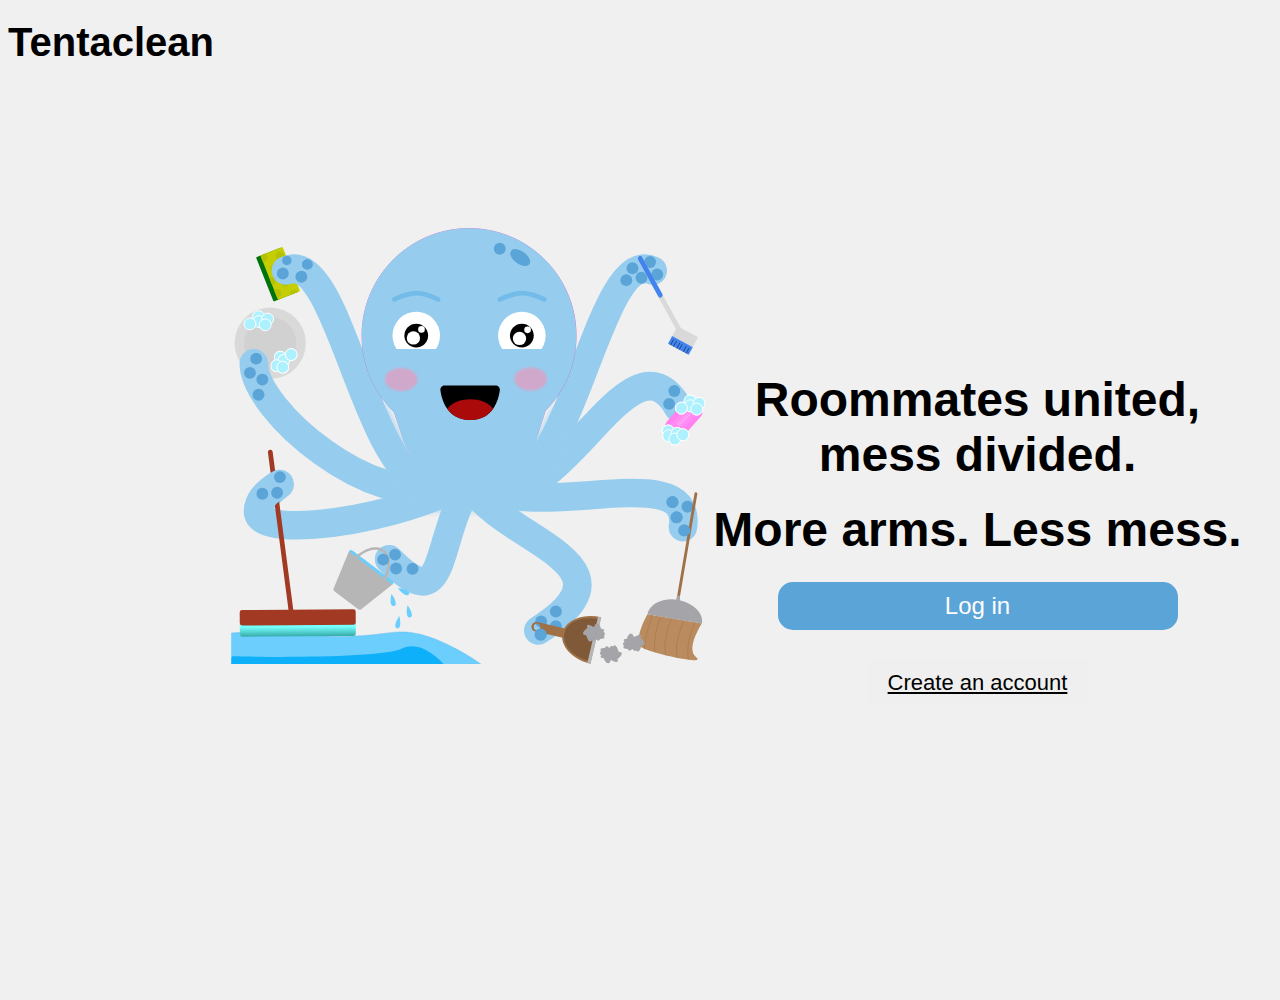
<file: index.html>
<!DOCTYPE html>
<html lang="en">
  <head>
    <meta charset="UTF-8">
    <meta name="viewport" content="width=device-width, initial-scale=1.0">
    <meta http-equiv="X-UA-Compatible" content="ie=edge">
    <title>Tentaclean</title>
    <link rel="stylesheet" href="./styles.css">
    <link rel="icon" href="./icons/app icon/App icon.svg" type="image/x-icon">
  </head>
  <body>
    <main>
        <h1>Tentaclean</h1>  
    </main>
    <img src="./icons/app icon/Octy (2).svg" alt="logo" id="logo">
    <div id="welcomePage">
    <p>Roommates united, <br> mess divided.</p>
    <p>More arms. Less mess.</p>
    <button id="loginButton" onclick="directToLogin()">Log in</button>
    <button id="signupButton" onclick="directToSignup()">Create an account</button>
    </div>

    <script src="script.js"></script>
  </body>
</html>
</file>
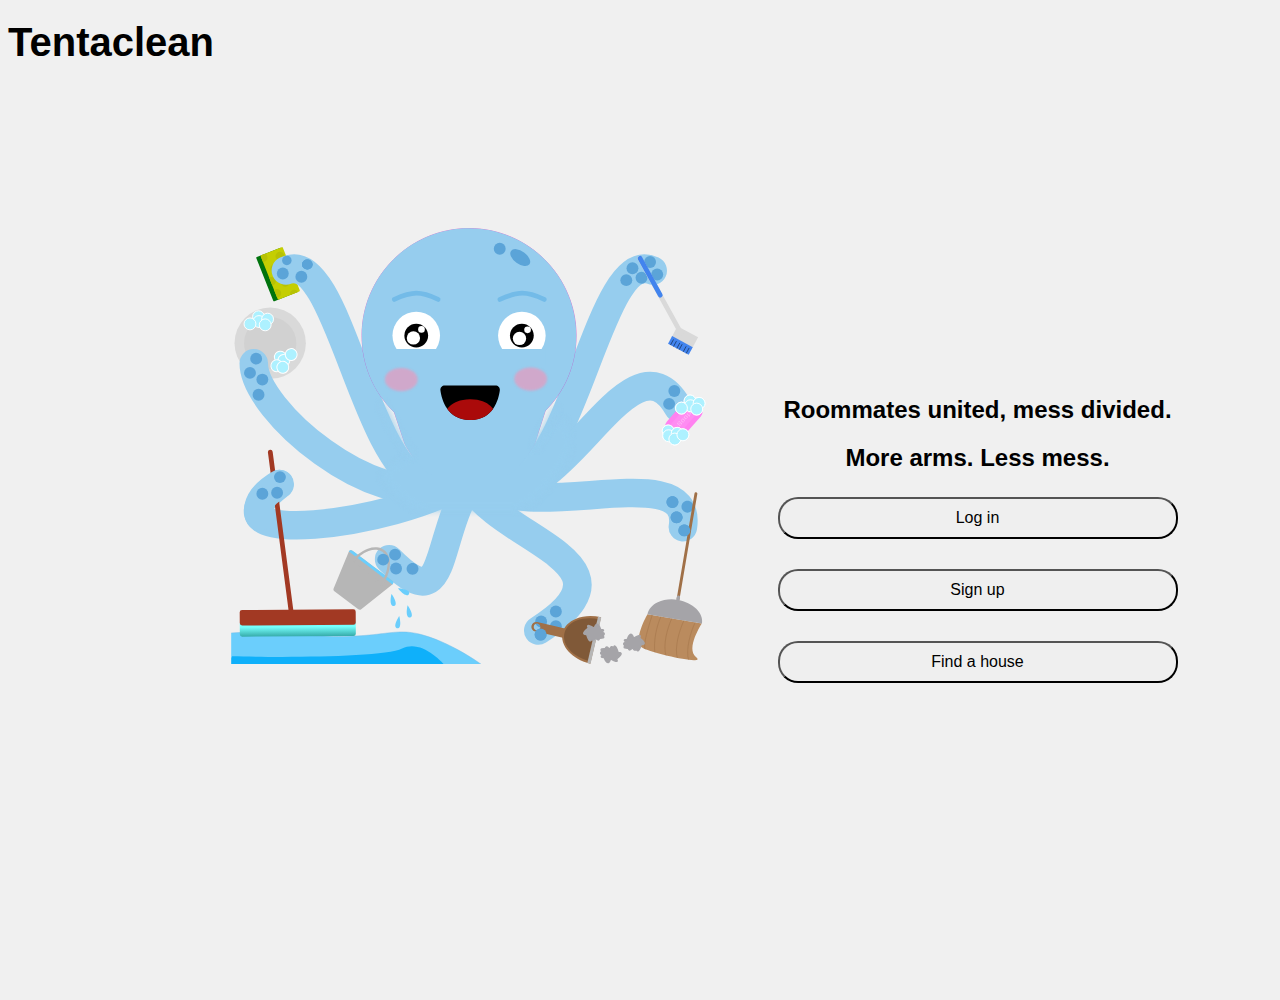
<file: static/index.html>
<!DOCTYPE html>
<html lang="en">
  <head>
    <meta charset="UTF-8">
    <meta name="viewport" content="width=device-width, initial-scale=1.0">
    <meta http-equiv="X-UA-Compatible" content="ie=edge">
    <title>Tentaclean</title>
    <link rel="stylesheet" href="./styles.css">
    <link rel="icon" href="./icons/app icon/App icon.svg" type="image/x-icon">
  </head>
  <body>
    <main>
        <h1>Tentaclean</h1>  
    </main>
    <img src="./icons/app icon/Octy (2).svg" alt="logo" id="logo">
    <div id="welcomePage">
    <p>Roommates united, mess divided.</p>
    <p>More arms. Less mess.</p>
    <button id="loginButton" onclick="directToLogin()">Log in</button>
    <button id="signupButton" onclick="directToSignup()">Sign up</button>
    <button id="findHouseButton">Find a house</button>
    </div>


    <script src="script.js"></script>
  </body>
</html>
</file>
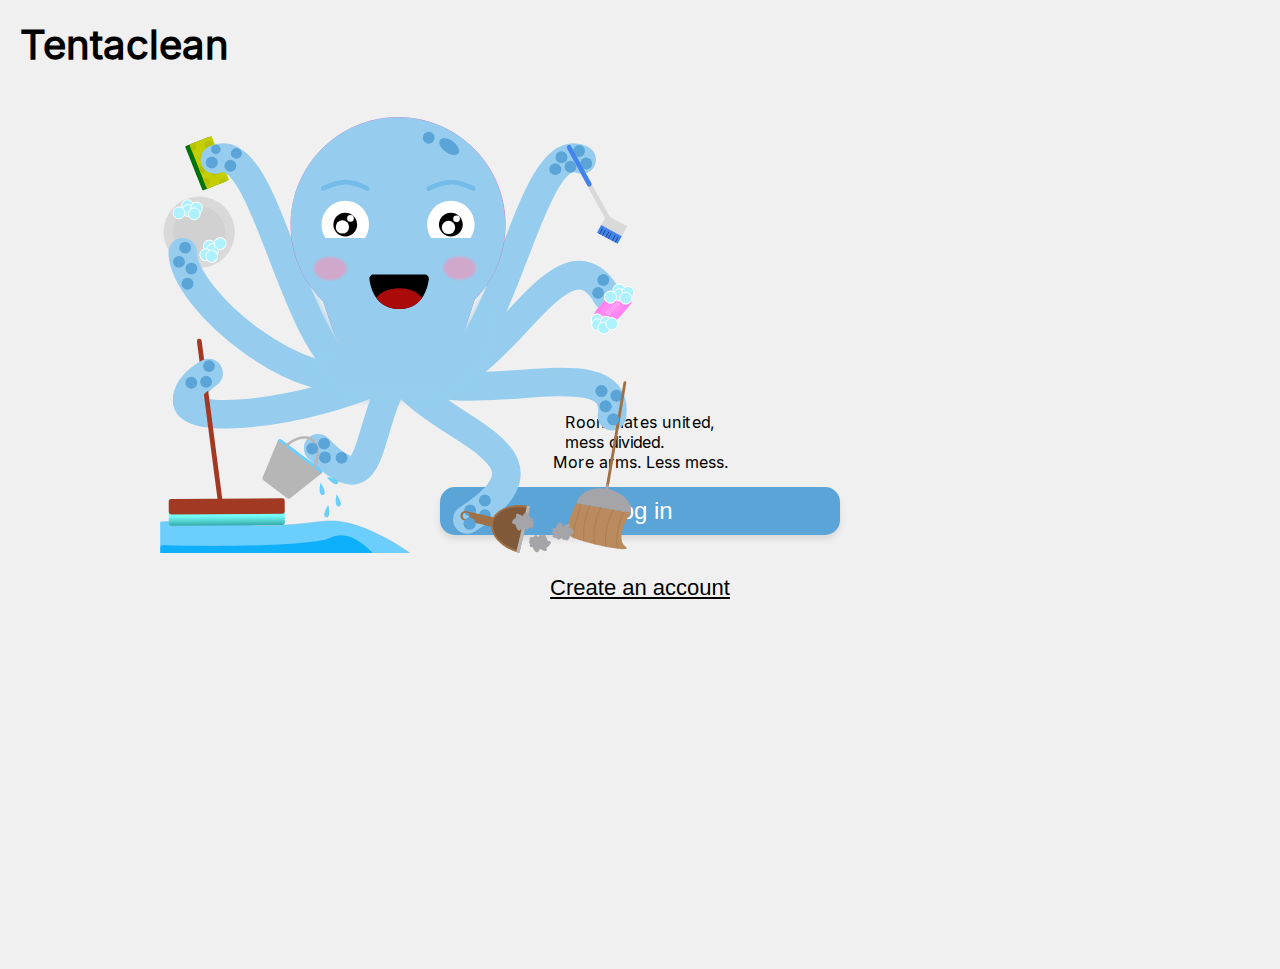
<file: templates/index.html>
<!DOCTYPE html>
<html lang="en">
  <head>
    <meta charset="UTF-8">
    <meta name="viewport" content="width=device-width, initial-scale=1.0">
    <meta http-equiv="X-UA-Compatible" content="ie=edge">
    <title>Tentaclean</title>
    <link rel="stylesheet" href="../static/css/styles.css">
    <link rel="icon" href="../static/img/icons/App icon.svg" type="image/x-icon">
  </head>
  <body>
    <main>
        <h1>Tentaclean</h1>  
    </main>
    <img src="../static/img/icons/Octy (2).svg" alt="logo" id="logo">
    <div id="welcomePage">
    <p>Roommates united, <br> mess divided.</p>
    <p>More arms. Less mess.</p>
    <button id="loginButton" onclick="directToLogin()">Log in</button>
    <button id="signupButton" onclick="directToSignup()">Create an account</button>
    </div>


    <script src="../static/js/script.js"></script>
  </body>
</html>
</file>
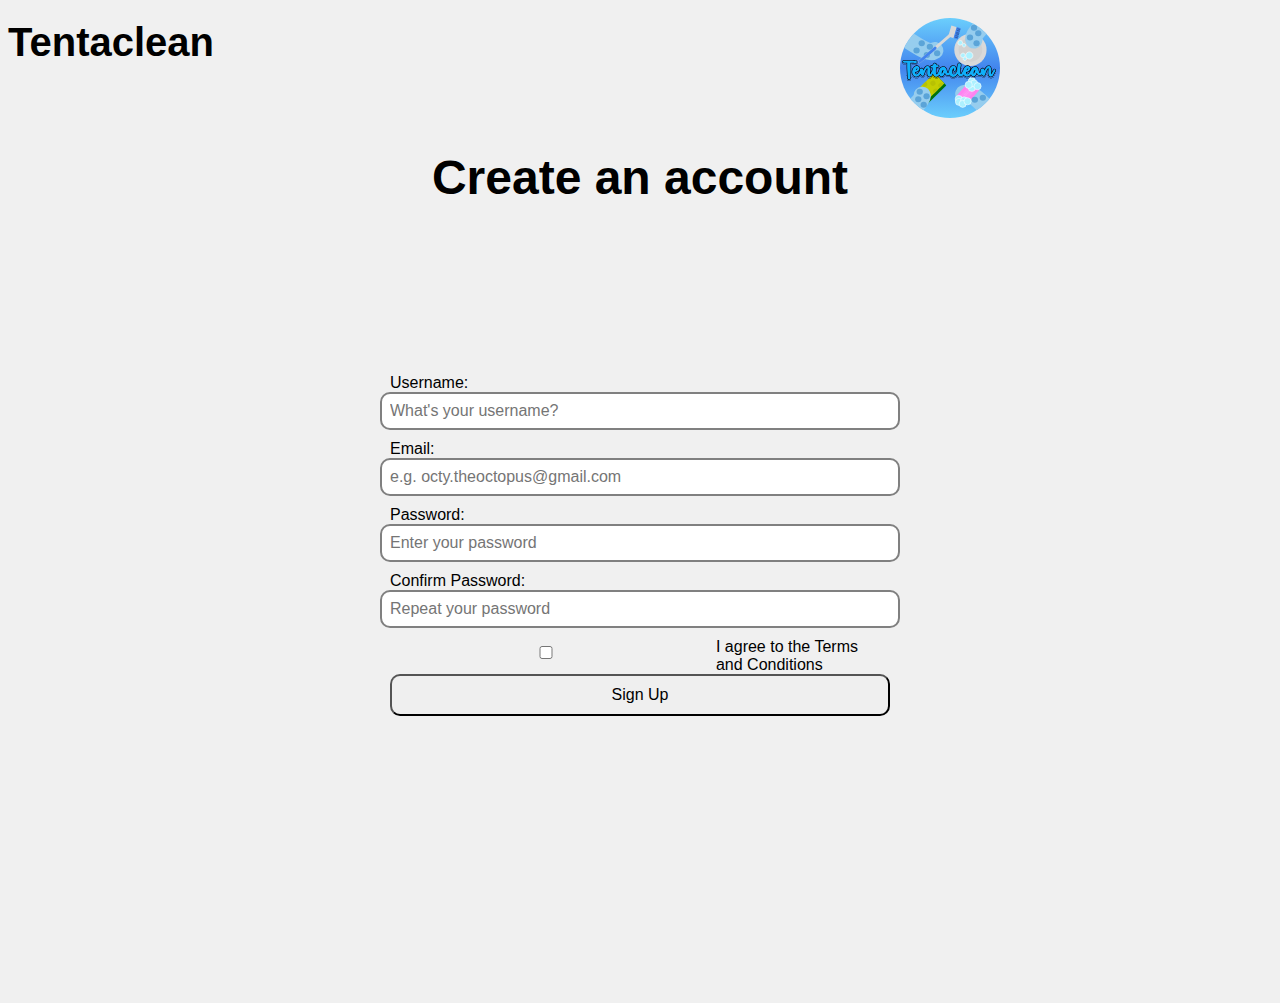
<file: signup.html>
<!DOCTYPE html>
<html lang="en">
  <head>
    <meta charset="UTF-8">
    <meta name="viewport" content="width=device-width, initial-scale=1.0">
    <meta http-equiv="X-UA-Compatible" content="ie=edge">
    <title>Tentaclean</title>
    <link rel="stylesheet" href="./styles.css">
    <link rel="icon" href="./icons/app icon/App icon.svg" type="image/x-icon">
  </head>
  <body>
    <main>
        <h1>Tentaclean</h1>  
        <img src="./icons/app icon/App icon_circle.svg" alt="Tentaclean Logo" id="smallLogo">

    </main>
    <div id="signupPage">
   <p id="createAccount">Create an account</p>
    <form id="signupForm">
      <label for="username">Username:</label>
      <input type="text" id="username" name="username" required placeholder="What's your username?">
      
      <label for="email">Email:</label>
      <input type="email" id="email" name="email" placeholder="e.g. octy.theoctopus@gmail.com"required>
      
      <label for="password">Password:</label>
      <input type="password" id="password" name="password" placeholder="Enter your password" required>

      <label for="confirmPassword">Confirm Password:</label>
      <input type="password" id="confirmPassword" name="confirmPassword" placeholder="Repeat your password" required>
    <label class="checkbox">
      <input type="checkbox"> 
      I agree to the Terms and Conditions
    </label>
      <button type="submit">Sign Up</button>
    </form>
    </div>


    <script src="script.js"></script>
  </body>
</html>
</file>
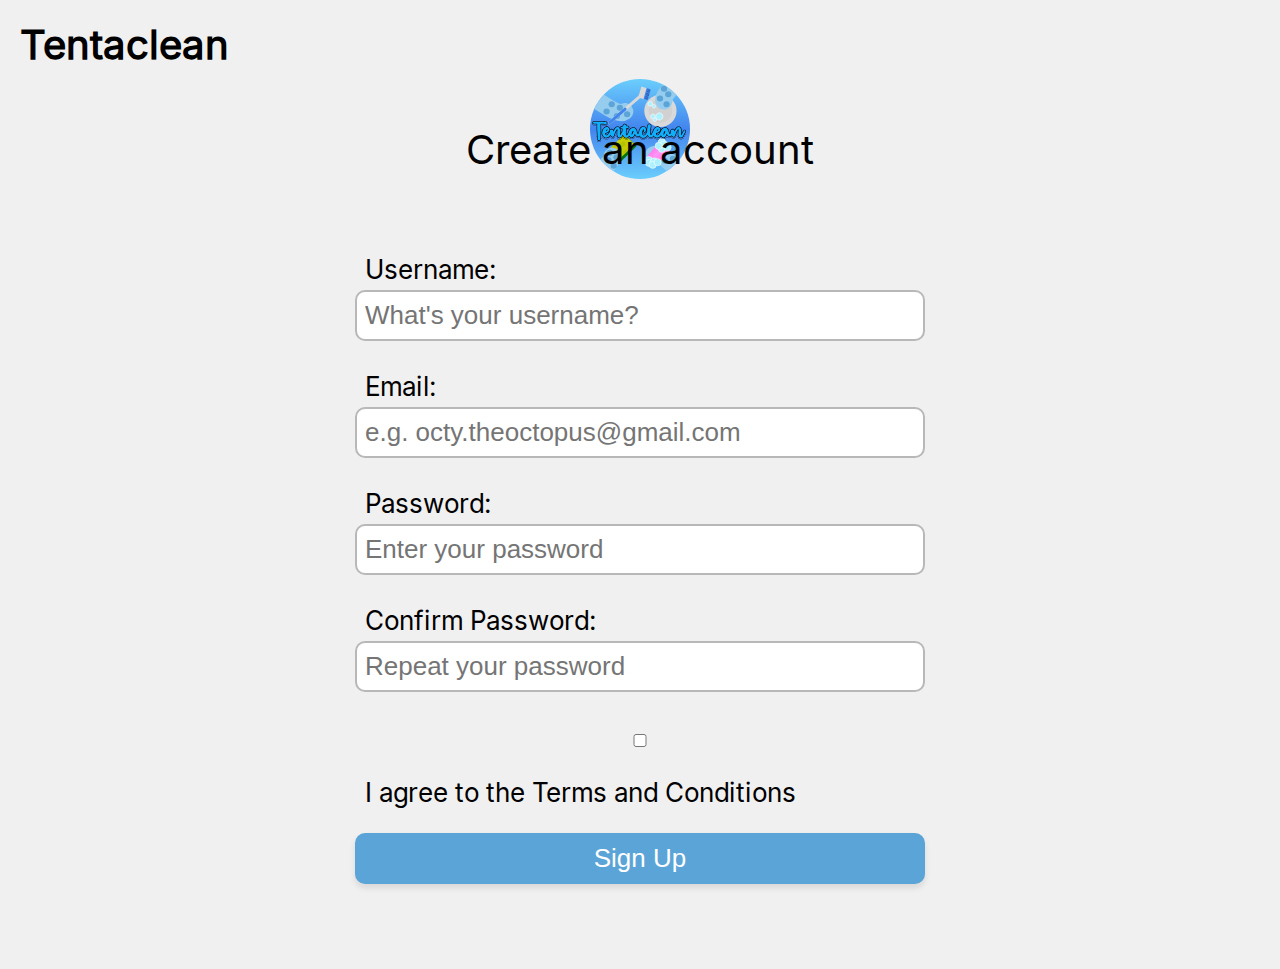
<file: templates/signup.html>
<!DOCTYPE html>
<html lang="en">
  <head>
    <meta charset="UTF-8">
    <meta name="viewport" content="width=device-width, initial-scale=1.0">
    <meta http-equiv="X-UA-Compatible" content="ie=edge">
    <title>Tentaclean</title>
    <link rel="stylesheet" href="../static/css/styles.css">
    <link rel="icon" href="../static/img/icons/App icon.svg" type="image/x-icon">
  </head>
  <body>
    <main>
        <h1>Tentaclean</h1>  
        <img src="../static/img/icons/App icon_circle.svg" alt="Tentaclean Logo" id="smallLogo">

    </main>
    <div id="signupPage">
   <p id="createAccount">Create an account</p>
    <form id="signupForm" action="{{url_for('login')}}" method="post"><!--FORM ACTION AND METHOD ADDED FOR FLASK-->
      <label for="username">Username:</label>
      <!--Name in this input is needed for the Flask singup and login logic-->
      <input
        type="text"
        id="username"
        name="username"
        placeholder="What's your username?"
        required
      />
      
      <label for="email">Email:</label>
      <!--NAME in this input is needed for the Flask singup and login logic-->
      <input
        type="email"
        id="email"
        name="email"
        placeholder="e.g. octy.theoctopus@gmail.com"
        required
      />
      
      <label for="password">Password:</label>
      <!--NAME in this input is needed for the Flask singup and login logic-->
      <input
        type="password"
        id="password"
        name="password"
        placeholder="Enter your password"
        required
      />

      <label for="confirmPassword">Confirm Password:</label>
      <!--NAME in this input is needed for the Flask singup and login logic-->
      <input
        type="password"
        id="confirmPassword" 
        name="confirmPassword"
        placeholder="Repeat your password"
        required
      />

    <label class="checkbox">
      <input type="checkbox"> 
      I agree to the Terms and Conditions
    </label>
      <button type="submit">Sign Up</button>
    </form>
    </div>


    <script src="../static/js/script.js"></script>
  </body>
</html>
</file>
<file: styles.css>
body {
    font-family: "Inter", sans-serif;
    background-color: #f0f0f0;
    overflow: hidden;
}

h1 {
    font-size: 40px;
    position:static;
    width: 100%;
    margin-top: 20px;
    text-align: left;
}

p {
    font-size: 48px;
    margin: 10px 0;
    font-weight: bold;
    text-align: center;
}

#logo {
    position: absolute;
    top: 20vh;
    left: 25vh;
    width: 500px;
    height: 500px;
}

#smallLogo {
    position: absolute;
    top: 2vh;
    left: 100vh;
    width: 100px;
    height: 100px;
    cursor: pointer;
}

#loginButton{
    margin: 15px;
    padding: 10px 20px;
    font-size: 16px;
    cursor: pointer;
    width: 400px;
    border-radius: 15px;
    font-size: 24px;
    border: none;
    background-color: #5ba4d8;
    color: white;
}

#signupButton{
    border: none;
    text-decoration: underline;
    margin: 15px;
    padding: 10px 20px;
    font-size: 16px;
    cursor: pointer;
    font-size: 22px;
}

#welcomePage {
    display: flex;
    flex-direction: column;
    align-items: center;
    justify-content: center;
    height: 100vh;
    padding-left: 75vh;   
}

#signupPage {
    display: flex;
    flex-direction: column;
    align-items: center;
    justify-content: center;
    height: 100vh;  
    margin-top: 30px; 
}

#signupForm {
    display: flex;
    flex-direction: column;
    align-items: center;
}

#signupForm label {
    text-align: left;
    width: 500px;
}

#signupForm input {
    margin-bottom: 10px;
    padding: 8px;
    font-size: 16px;
    width: 500px;
    border-radius: 10px;
    border: 2px solid grey;
}

#signupForm button {
    width: 500px;
    align-self: center;
    border-radius: 10px;
    padding: 10px;
    font-size: 16px;
    cursor: pointer;
}

.checkbox {
    display: flex;
    align-items: center;
    align-self: flex-start;
    gap: 5px;
   
}

#createAccount {
    position: absolute;
    top: 140px;
}

@font-face {
    font-family: Inter;
    src: url(/fonts/Inter/Inter-VariableFont_opsz\,wght.ttf) format(ttf);
}
</file>
<file: static/styles.css>
body {
    font-family: Arial, sans-serif;
    background-color: #f0f0f0;
    overflow: hidden;
}

h1 {
    font-size: 40px;
    position:static;
    width: 100%;
    margin-top: 20px;
    text-align: left;
}

p {
    font-size: 24px;
    margin: 10px 0;
    font-weight: bold;
}

#logo {
    position: absolute;
    top: 20vh;
    left: 25vh;
    width: 500px;
    height: 500px;
}

#smallLogo {
    position: absolute;
    top: 2vh;
    left: 100vh;
    width: 100px;
    height: 100px;
    cursor: pointer;
}

#loginButton, #signupButton, #findHouseButton {
    margin: 15px;
    padding: 10px 20px;
    font-size: 16px;
    cursor: pointer;
    width: 400px;
    border-radius: 20px;
}

#welcomePage {
    display: flex;
    flex-direction: column;
    align-items: center;
    justify-content: center;
    height: 100vh;
    padding-left: 75vh;   
}

#signupPage {
    display: flex;
    flex-direction: column;
    align-items: center;
    justify-content: center;
    height: 100vh;  
    margin-top: 30px; 
}

#signupForm {
    display: flex;
    flex-direction: column;
    align-items: center;
}

#signupForm label {
    text-align: left;
    width: 500px;
}

#signupForm input {
    margin-bottom: 10px;
    padding: 8px;
    font-size: 16px;
    width: 500px;
    border-radius: 10px;
    border: 2px solid grey;
}

#signupForm button {
    width: 500px;
    align-self: center;
    border-radius: 10px;
    padding: 10px;
    font-size: 16px;
    cursor: pointer;
}

.checkbox {
    display: flex;
    align-items: center;
    align-self: flex-start;
    gap: 5px;
   
}

#createAccount {
    position: absolute;
    top: 140px;
}
</file>
<file: static/css/styles.css>
body {
    font-family: "Inter", sans-serif;
    background-color: #f0f0f0;
    overflow-x: hidden;
}

#tentacleanBody {
    overflow: hidden;
}

/* Page load animation class */
.page-load {
    animation: fadeIn 0.5s ease-in;
}

/* Page load animation */
@keyframes fadeIn {
    from {
        opacity: 0;
    }
    to {
        opacity: 1;
    }
}

::selection{
    background-color: #5BA4D8;
    color: white;
}

h1 {
    font-size: 40px;
    position:absolute;
    width: 100vw;
    margin-top: 20px;
    text-align: left;
    margin-left: 20px;
    animation: slideInFromTop 0.6s ease-out;
}

@keyframes slideInFromTop {
    from {
        opacity: 0;
        transform: translateY(-30px);
    }
    to {
        opacity: 1;
        transform: translateY(0);
    }
}

#slogan {
    font-size: 48px;
    margin: 10px 0;
    text-align: center;
    margin-bottom: 50px;
}

#roommates {
    margin-bottom: 20px;
}

#logo {
    position: absolute;
    
    left: 12vw;
    width: 500px;
    height: 500px;
    animation: floatAnimation 3s ease-in-out infinite;
}

@keyframes floatAnimation {
    0%, 100% {
        transform: translateY(0px);
    }
    50% {
        transform: translateY(-20px);
    }
}

#smallLogo {
    display: flex;
    align-items: center;
    justify-content: center;
    position: absolute;
    width:100%;
    height: 100px;
    margin-top: 10px;
}

#smallLogo img {
    width: 100px;
    height: auto;
    
}

#loginButton{
    margin: 15px;
    padding: 10px 20px;
    font-size: 16px;
    cursor: pointer;
    width: 400px;
    border-radius: 15px;
    font-size: 24px;
    text-decoration: none;
    text-align: center;
    border: none;
    background-color: #5ba4d8;
    color: white;
    transition: all 0.3s ease;
    box-shadow: 0 4px 6px rgba(0, 0, 0, 0.1);
}

#loginButton:hover {
    background-color: #3991D0;
    transform: translateY(-3px);
    box-shadow: 0 6px 12px rgba(0, 0, 0, 0.2);
}

#loginButton:active {
    transform: translateY(-1px);
    box-shadow: 0 3px 6px rgba(0, 0, 0, 0.15);
}

#signupButton{
    border: none;
    text-decoration: underline;
    margin: 15px;
    padding: 10px 20px;
    font-size: 20px;
    cursor: pointer;
    font-size: 22px;
    color: black;
    background-color: transparent;
    transition: all 0.3s ease;
}

#signupButton:hover {
    color: #5ba4d8;
    transform: scale(1.05);
}

#signupButtonLoginPage{
    border: none;
    text-decoration: underline;
    margin: 15px;
    padding: 10px 20px;
    font-size: 20px;
    cursor: pointer;
    font-size: 18px;
    color: black;
    background-color: transparent;
    transition: all 0.3s ease;
}

#signupButtonLoginPage:hover {
    color: #5ba4d8;
    transform: scale(1.05);
}

#loginButton:visited, #signupButton:visited, #findHouseButton:visited{
    color: black;
}

#octyLogo {
    display: flex;
    align-items: center;
    justify-content: center;
    width: 500px;
    height: 500px;
    margin-bottom: 100px;
}

#logoAndWelcome {
    position: relative;
    width: 100%;
    height: 100vh;
    display: flex;
    flex-direction: row;
    align-items: center;
    justify-content: center;
    gap: 200px;
}

#welcomePage {
    display: flex;
    flex-direction: column;
    align-items: center;
    justify-content: center;
    height: 100vh;
    animation: slideInFromRight 0.8s ease-out;
}

@keyframes slideInFromRight {
    from {
        opacity: 0;
        transform: translateX(50px);
    }
    to {
        opacity: 1;
        transform: translateX(0);
    }
}

#signupPage {
    display: flex;
    flex-direction: column;
    align-items: center;
    justify-content: center;
    height: 100vh;;  
    margin-top: 0px;
    animation: zoomIn 0.5s ease-out;
}

#loginPage {
    display: flex;
    flex-direction: column;
    align-items: center;
    justify-content: center;
    height: 100vh;;  
    margin-top: 0px;
    animation: zoomIn 0.5s ease-out;
}

@keyframes zoomIn {
    from {
        opacity: 0;
        transform: scale(0.9);
    }
    to {
        opacity: 1;
        transform: scale(1);
    }
}

#signupForm {
    display: flex;
    position: relative;
    flex-direction: column;
    align-items: center;
    gap: 0px;
    margin-top: 50px;
}

#loginForm {
    display: flex;
    position: relative;
    flex-direction: column;
    align-items: center;
    gap: 0px;
    margin-top: 50px;
}

#signupForm label {
    text-align: left;
    width: 500px;
    margin-bottom: 5px;
}

#loginForm label {
    text-align: left;
    width: 500px;
    margin-bottom: 5px;
}

#signupForm input {
    margin-bottom: 25px;
    padding: 8px;
    font-size: 16px;
    width: 500px;
    border-radius: 10px;
    border: 2px solid #B8B8B8;
    transition: all 0.3s ease;
}

#loginForm input {
    margin-bottom: 25px;
    padding: 8px;
    font-size: 16px;
    width: 500px;
    border-radius: 10px;
    border: 2px solid #B8B8B8;
    transition: all 0.3s ease;
}

#createaHouse {
    font-weight: lighter;
    text-align: center;
    font-size: 36px;
    margin-top: 35px;
    
    position: relative;
}

#createhouseform input {
        padding-left: 8px;
        height: 60px;
        width: 750px;
        font-size: large;
        border-radius: 5px;
        border-width: 1px;
        border-style: solid;
        border-color: grey;
        border-image: initial;
        transition: 0.3s;
    }

        #createhouseform label {
        align-self: flex-start;
    }

    #descriptionInput {
        height: 150px ;
        padding-top: 5px;
        text-align: left;
        vertical-align: top;
        padding-left: 8px;
        padding-top: 16px;
        line-height: 16px;
        width: 750px;
        font-size: large;
        font-family: "Inter", sans-serif;
        border: 2px solid #B8B8B8;
        transition: all 0.3s 
ease;
    }

    #createHousebtn {
        margin-top: 20px;
        border-radius: 10px;
        border: none;
        background-color: #5BA4D8;
        font-size: 22px;
        height: 50px;
        width: 200px;
        cursor: pointer;
        transition: all 0.3s 
ease;
        box-shadow: 0 4px 6px rgba(0, 0, 0, 0.1);
    }

#createhouseform {
    display: flex;
    position: relative;
    flex-direction: column;
    justify-content: center;
    width: 500px;
    gap: 10px;
    font-size: 22px;
    align-self: center;
    align-items: center;
    width: 760px;
    padding: 10px;
    padding-left: 20px;
}

#formContainer{

    align-items: center;
    display: flex;
    flex-direction: column;
    justify-content: center;
    padding-top: 30px;

}

#signupForm input:focus {
    outline: none;
    border-color: #5BA4D8;
    box-shadow: 0 0 0 3px rgba(91, 164, 216, 0.1);
    transform: translateY(-2px);
}

#loginForm input:focus {
    outline: none;
    border-color: #5BA4D8;
    box-shadow: 0 0 0 3px rgba(91, 164, 216, 0.1);
    transform: translateY(-2px);
}

#signupForm button {
    width: 500px;
    margin-top: 20px;
    color: white;
    background-color: #5ba4d8;
    border: none;
    cursor: pointer;
    font-size: 40px;
    align-self: center;
    border-radius: 10px;
    padding: 10px;
    font-size: 20px;
    cursor: pointer;
    transition: all 0.3s ease;
    box-shadow: 0 4px 6px rgba(0, 0, 0, 0.1);
}

#loginForm button {
    width: 500px;
    margin-top: 20px;
    color: white;
    background-color: #5ba4d8;
    border: none;
    cursor: pointer;
    font-size: 40px;
    align-self: center;
    border-radius: 10px;
    padding: 10px;
    font-size: 20px;
    cursor: pointer;
    transition: all 0.3s ease;
    box-shadow: 0 4px 6px rgba(0, 0, 0, 0.1);
}

#signupForm button:hover {
    background-color: #3991D0;
    transform: translateY(-2px);
    box-shadow: 0 6px 12px rgba(0, 0, 0, 0.2);
}

#loginForm button:hover {
    background-color: #3991D0;
    transform: translateY(-2px);
    box-shadow: 0 6px 12px rgba(0, 0, 0, 0.2);
}

#signupForm button:active {
    transform: translateY(0);
    box-shadow: 0 2px 4px rgba(0, 0, 0, 0.15);
}

#loginForm button:active {
    transform: translateY(0);
    box-shadow: 0 2px 4px rgba(0, 0, 0, 0.15);
}

#submit:hover {
    background-color: #3991D0;
}

#createAccount {
    position: absolute;
    top: 130px;
    font-size: 42px;
}

#loginText {
    position: absolute;
    top: 130px;
    font-size: 42px;
}


.Tentaclean{
       width: 70px;
       height: 70px;    
    color: transparent;
    text-decoration: none;
    text-align: center;
    font-weight: bold;

    /* 1. Define the image and stop it from tiling */
    background-image: url(/static/img/icons/App_icon_circle.svg);
    background-repeat: no-repeat;

    /* 2. Position it (Center or keep your 90% horizontal offset) */
    background-position: center; 

    /* 3. CONTROL THE SIZE HERE */
    /* 'contain' scales the image to fit inside the width/height fully */
    background-size: contain;
}

nav {
    height:100px;
    background-color: #5BA4D8;
    display: flex;
    justify-content: space-between;
    align-items: center;
    padding: 0 150px;


    box-shadow: 0 2px 10px rgba(0, 0, 0, 0.1);
    position: relative;
    z-index: 100;
}

@keyframes slideDown {
    from {
        transform: translateY(-100%);
    }
    to {
        transform: translateY(0);
    }
}

nav a{
    color: white;
    font-weight: 600;
    text-decoration: none;
    font-size: larger;
    cursor: pointer;
    display: inline-block;
    padding: 10px 15px;
    position: relative;
    z-index: 1000;
    white-space: nowrap;
}

nav a:hover {
    opacity: 0.8;
}

nav button{
    background-color: #5BA4D8;
    color: white;
    font-weight: 600;
    text-decoration: none;
    font-size: larger;
    border: none;
    cursor: pointer;
}


#accounticon{
    position: static;
    width: 30px;
    filter: invert(100%);
    transition: all 0.3s ease;
    cursor: pointer;
}

#accounticon:hover {
    transform: rotate(360deg) scale(1.1);
}

*{
    margin: 0px;
    padding: 0px;
}

.intro {
    text-align: center;
    margin-top: 70px;
    margin-left: 0;
    margin-bottom: 100px;
}

#createbtn, #joinbtn{
    margin: 15px;
    padding: 20px;
    font-size: 16px;
    cursor: pointer;
    width: 400px;
    border-radius: 20px;
    color: white;
    border: 0px;
    font-size: 30px;
    text-align: center;
    transition: all 0.3s ease;
    box-shadow: 0 4px 6px rgba(0, 0, 0, 0.1);
}

#joinbtn{
    margin: 15px;
    padding: 20px;
    font-size: 16px;
    cursor: pointer;
    width: 400px;
    border-radius: 20px;
    color: white;
    border: 0px;
    font-size: 30px;
    text-align: center;
    align-items: center;
    justify-content: center;
    display: flex;
    text-decoration: none;

}
#joinbtn2{
    margin: 15px;
    padding: 20px;
    font-size: 16px;
    cursor: pointer;
    width: 300px;
    height: 50px;
    border-radius: 20px;
    color: white;
    background-color: #5BA4D8;
    border: 0px;
    font-size: 20px;
    text-align: center;
    align-items: center;
    justify-content: center;
    display: flex;
    text-decoration: none;

}

#createbtn:hover, #joinbtn:hover {
    transform: translateY(-3px) scale(1.02);
    box-shadow: 0 6px 12px rgba(0, 0, 0, 0.2);
}

#createbtn:active, #joinbtn:active {
    transform: translateY(-1px);
    box-shadow: 0 3px 6px rgba(0, 0, 0, 0.15);
}
#createbtn{
    background-color: #0A55CE;
    margin-top: 50px;
    text-decoration: none;
}

#joinbtn{ 
    background-color: #5BA4D8;
    margin-top: 50px;
    
}

#houseButtons {
    align-items: center;
    display: flex;
    flex-direction: row;
    justify-content: center;
    padding-top: 30px;
    

}

.house{
    font-size: 200%;
}

.houses{
    margin: 50px;
    margin-top: 150px;
    text-align: center;
    font-size: 200%
}

.task-btn {
        width: 423px;
        height: 65px;
        padding: 10px 16px;
        border: 2px solid #cfcfcf;
        background-color: white;
        border-radius: 18px;
        font-size: 16px;
        text-align: left;
        display: flex;
        align-items: center;
        gap: 12px;
        cursor: pointer;
        transition: all 0.3s 
cubic-bezier(0.4, 0, 0.2, 1);
        position: relative;
        overflow: hidden;
    }

    .create-btn {
        background-color: #b8b8b8;
        border: none;
        color: #4b4b4b;
        transition: all 0.3s 
ease;
    }

    .plus {
        font-size: 20px;
        margin-right: 4px;
    }

.task-list {
        display: flex;
        flex-direction: column;
        gap: 15px;
        margin-top: 0;
        width: 300px;
        justify-content: center;
        align-items: center;
        animation: fadeInUp 0.6s 
ease-out;
    }

    #Taskpage {
        margin-top: 50px;
        margin-bottom: 50px;
        font-size: 30px;
        font: "Inter";
        font-weight: normal;
    }

        .task-btn:hover {
        background-color: #f5f5f5;
        transform: translateX(5px);
        box-shadow: 0 4px 8px rgba(0, 0, 0, 0.1);
        border-color: #5BA4D8;
    }

    .circle {
        width: 14px;
        height: 14px;
        border: 2px solid #999;
        border-radius: 50%;
        display: inline-block;
        transition: all 0.3s 
ease;
        cursor: pointer;
    }   

    .task-icon {
        width: 20px;
        height: 20px;
        margin-left: auto;
        cursor: pointer;
        transition: all 0.3s 
ease;
    }

#housescontainer{
    margin: 50px;
    display: flex;
    flex-direction: row;
    grid-template-columns: 1fr 1fr;
    gap: 30px;
    justify-content: center;
    flex-wrap: wrap;
    
}


.yourhouses{
    margin: 20px;
    margin-top: 100px;
    font-weight: lighter;
    text-align: center;
    justify-content: center;
    margin-bottom: 70px !important;
    
}

#yourhousescontainer{
     display: grid;
    grid-template-columns: repeat(2, 1fr);
    gap: 24px;
    max-width: 1100px;
    margin: 40px auto;
    padding: 0 20px;
    margin-top: 0px;
    position: static;
    
}
   h1{
    position: static;
   }

#House1 {
    border: 2px solid black;
    margin: 10px;
   display: flex;
   justify-content: center;
   align-items: center;
   flex-direction: column;
    padding: 10px;
    padding-top: 50px;
    padding-bottom: 50px;
    text-align: center;
    width: 500px;
    display: flex; /* Turn it into a flex container */
    flex-direction: column; /* Stack children vertically */
    align-items: center; /* Center children horizontally */
    justify-content: center;


    transition: all 0.3s ease;
    animation: fadeInUp 0.6s ease-out;
    animation-fill-mode: both;
}

#House1:hover {
    transform: translateY(-5px);
    box-shadow: 0 8px 16px rgba(0, 0, 0, 0.15);
    border-color: #5BA4D8;
}

@keyframes fadeInUp {
    from {
        opacity: 0;
        transform: translateY(30px);
    }
    to {
        opacity: 1;
        transform: translateY(0);
    }
}

html{
    scroll-behavior: smooth;
    
}

.navmobile {
    display: none;
}


#logOut { 
    position: relative;
    margin: 15px;
    padding: 10px 20px;
    font-size: 16px;
    cursor: pointer;
    border-radius: 15px;
    font-size: 18px;
    text-decoration: none;
    text-align: center;
    border: none;
    background-color: #5ba4d8;
    color: white;
}

#logOut:hover {
    background-color: #3991D0;
}

.signupBody {
    overflow-y: hidden;
}

@font-face {
    font-family: Inter;
    src: url(/fonts/Inter/Inter-Regular.woff2) format("woff2");
}


@media screen and (width>=2560px){
    #signupForm input {
        width: 1250px;
        margin-bottom: 30px;
        font-size: 64px;
        border-radius: 25px;
    }

    #signupForm label {
        width: 1250px;
        font-size: 64px;
    }

    #signupForm button {
        width: 1270px;
        font-size: 86px;
        border-radius: 25px;
    }    

    #signupForm {
        margin-top: 200px;
    }

    #createAccount {
        font-size: 128px;
        top: 200px;
    }

    #smallLogo img {
        width: 200px;
        margin-top: 125px;
    }
    .nav{
        display: flex;
        gap: 0px;
        padding-left: 50px;
        font-size: 90%;
        width: 2560px;
        
    }
   
    .navmobile{
        display: none;
    
    }
}



@media screen and (width<=1441px){
    #signupForm input {
        width: 550px;
        margin-bottom: 30px;
        font-size: 26px;
    }

    #signupForm label {
        width: 550px;
        font-size: 26px;
    }

    #signupForm button {
        width: 570px;
        font-size: 26px;
    }    

    #signupForm {
        margin-top: 100px;
    }

    #createAccount {
        font-size: 40px;
        top: 125px;
    }

    #smallLogo img {
        width: 100px;
        margin-top: 20px;
    }
    .nav{
        display: flex;
        gap: 80px;
        padding-left: 50px;
        font-size: 90%;
        width: 1300px;
        
    }
   
    .navmobile{
        display: none;
    
    }
       #yourhousescontainer {
    margin-top: 0px;
    position: static;
   }
   h1{
    position: static;
   }

   .yourhouses{
    margin-bottom: 70px !important;
   }
         #joinbtn, #createbtn{
    width: 300px;
    margin-top: 50px !important;
    text-decoration: none;
    margin-bottom: 100px;
   }

   #joinbtn{
    width: 320px;
    height: 50px;
   }
   #createbtn{
    height: 50px;
    font-size: 170%;
    text-align: center;
    align-items: center;
    justify-content: center;
    display: flex;
  
   }
   .intro{
    margin-top: 130px;
    margin-bottom: 50px;
   }
}

@media screen and (width<=1025px){
    #signupForm input {
        width: 350px;
        margin-bottom: 20px;
    }

    #signupForm label {
        width: 350px;
    }

    #signupForm button {
        width: 370px;
        
    }    

    #signupForm {
        margin-top: 100px;
    }

    #createAccount {
        font-size: 28px;
        top: 90px;
    }

    #smallLogo img {
        width: 75px;
        margin-bottom: 10px;
        margin-top: 0;
    }
    .nav{
        display: flex;
        gap: 80px;
        padding-left: 50px;
        font-size: 70%;
        width: 850px;
        
    }
   
    .navmobile{
        display: none;
    
    }
    .yourhouses{
        
        text-align: center;
        justify-content: center;
        margin: 0px;
        padding: 0px;
        margin-top: 70px;
        font-size: 150%;
        
    }
    #yourhousescontainer{
        display: grid;
        grid-template-columns: repeat(2, 1fr);
        gap: 24px;
        margin: 0px;
        margin-top: 30px;
        padding: 0 20px;
        text-align: center;
        justify-content: space-between;
        align-items: center;
        justify-items: center;
            
    }
    #House1{
        width: 400px;
        height: 50px;
        padding-top: 80px;
        padding-bottom: 50px;


    }
    .nav a{
        width: 200px;
    }
    .house{
        font-size: 120%;
        margin-bottom: 10px;
        font-weight: lighter;
    }
    #joinbtn{
        margin-top: 10px;
        height: 50px;
        width: 150px;
        font-size: 120%;

    }

    #logo {
        left: 5vw;
    }

    #descriptionInput {
    height: 40px;
    padding-top: 0px;
    text-align: left;
    vertical-align: top;
     padding-left: 8px;
     padding-top: 16px;
    line-height: 16px;
    width: 750px;
    font-size: large;
    font-family: "Inter", sans-serif;
    border: 2px solid #B8B8B8;
    transition: all 0.3s ease;
}
       #yourhousescontainer {
    margin-top: 0px;
    position: static;
   }
   h1{
    position: static;
   }

   .yourhouses{
    margin-bottom: 70px !important;
   }
         #joinbtn, #createbtn{
    width: 250px;
    margin-top: 50px !important;
    text-decoration: none;
    margin-bottom: 100px;
   }

   #joinbtn{
    width: 270px;
    height: 30px;
   }
   #createbtn{
    height: 30px;
    font-size: 120%;
    text-align: center;
    align-items: center;
    justify-content: center;
    display: flex;
  
   }
   .intro{
    margin-top: 130px;
    margin-bottom: 50px;
   }
}

@media screen and (width<=769px){
    #signupForm input {
        width: 350px;
        margin-bottom: 20px;
    }

    #signupForm label {
        width: 350px;

    }

    #signupForm button {
        width: 370px;
        
    }    

    #createAccount {
        font-size: 28px;
        top: 90px;
    }

    #smallLogo img {
        width: 75px;
        margin-bottom: 10px;
        margin-top: 0;
    }

    .nav {
        display: flex;
        gap: 50px;
        padding-left: 0px;
        font-size: 80%;
        width: 630px;
        
    }
   
    .navmobile{
        display: none;
    
    }
    .yourhouses{
        
        text-align: center;
        justify-content: center;
        margin: 0px;
        padding: 0px;
        margin-top: 70px;
        font-size: 150%;
        
    }
    #yourhousescontainer{
        display: grid;
        grid-template-columns: repeat(2, 1fr);
        gap: 24px;
        margin: 0px;
        margin-top: 30px;
        padding: 0 20px;
        text-align: center;
        justify-content: space-between;
        align-items: center;
        justify-items: center;
            
    }
    #House1{
        width: 300px;
        height: 50px;
        padding-top: 80px;
        padding-bottom: 50px;


    }
    .nav a{
        width: 200px;
    }
    .house{
        font-size: 120%;
        
        font-weight: lighter;
    }
    #joinbtn{
        margin-top: 10px;
        height: 50px;
        width: 150px;
        font-size: 120%;
        text-decoration: none;
        

    }

    
   #websiteName {
    text-align: center;
    margin-left: 0;
   }

   #octyLogo {
    width: 300px;
    height: 300px;
    margin-left: 25vw;
   }

   #logo {
    width: 300px;
    height: 300px;
    left: auto;
   }

   #welcomePage {
    margin-top: 12vh;
   }

   #slogan {
    font-size: 28px;
    margin-bottom: 20px;
   }

   #loginButton {
    width: 280px;
   }

   #signupButton {
    margin-bottom: 50px;
   }
       .task-btn{
    width: 300px !important;
   }

   #Taskpage{
    font-size: smaller;
   }

   .task-list{
    margin-bottom: 200px !important;
   }
   .intro{
    font-size: 170%
   }

           #createaHouse{
    font-size: 40px;
    align-self: center;
    margin-left: 0;
    margin-bottom: 0;
    margin-top: 0;
}


#formContainer{

    align-items: center;
    display: flex;
    flex-direction: column;
    justify-content: center;
    padding-top: 0px;

}



#createhouseform label {
    align-self: center;
    width: 280px;
    font-size: 18px;
}

#createhouseform input {
border-radius: 5px;
border: 1px solid grey;
width: 280px;
height: 30px;
font-size: 18px;
transition: all 0.3s ease;
}

#createhouseform input:focus {
    outline: none;
    border-color: #5BA4D8;
    box-shadow: 0 0 0 3px rgba(91, 164, 216, 0.1);
    transform: translateY(-2px);
}

#createhouseform {
    width: 300px;
    padding-left: 0;
}

#descriptionInput {
    height: 40px;
    padding-top: 0px;
    text-align: left;
    vertical-align: top;
     padding-left: 8px;
     padding-top: 16px;
    line-height: 16px;
    width: 280px;
    font-size: large;
    font-family: "Inter", sans-serif;
    border: 2px solid #B8B8B8;
    transition: all 0.3s ease;
}

#descriptionInput:focus {
    outline: none;
    border-color: #5BA4D8;
    box-shadow: 0 0 0 3px rgba(91, 164, 216, 0.1);
    transform: translateY(-2px);
}


#createHousebtn {
    margin-top: 20px;
    border-radius: 10px;
    border: none;
    background-color: #5BA4D8;
    font-size: 22px;
    height: 50px;
    width: 200px;
    cursor: pointer;
    transition: all 0.3s ease;
    box-shadow: 0 4px 6px rgba(0, 0, 0, 0.1);
}

#createHousebtn:hover {
    background-color: #3991D0;
    transform: translateY(-3px);
    box-shadow: 0 6px 12px rgba(0, 0, 0, 0.2);
}

#createHousebtn:active {
    transform: translateY(-1px);
    box-shadow: 0 3px 6px rgba(0, 0, 0, 0.15);
}

      #yourhousescontainer {
    margin-top: 0px;
    position: static;
   }
   h1{
    position: static;
   }

   .yourhouses{
    margin-bottom: 70px !important;
   }
      #joinbtn, #createbtn{
    width: 250px;
    margin-top: 50px !important;
    text-decoration: none;
    margin-bottom: 100px;
   }

   #joinbtn{
    width: 270px;
    height: 30px;
   }
   #createbtn{
    
    font-size: 120%;
    text-align: center;
    align-items: center;
    justify-content: center;
    display: flex;
  
   }
   .intro{
    margin-top: 130px;
    margin-bottom: 50px;
   }
      #joinbtn2{
      width: 200px !important;
    margin-top: 10px !important;
    margin-bottom: 100px !important;
   }
   .house{
    margin-top: 50px;
    margin-bottom: 20px !important;
    
   }

}

@media screen and (width<=426px){
    #signupForm input {
        width: 350px;
        margin-bottom: 20px;
    }

    #loginForm input {
        width: 350px;
        margin-bottom: 20px;
        font-size: 22px;
    }

    #signupForm label {
        width: 350px;

    }

    #loginForm label {
        width: 350px;
        font-size: 22px;
    }

    #signupForm button {
        width: 370px;
        
    }
    
    #loginForm button {
        width: 370px;
        
    }

    #createAccount {
        font-size: 28px;
        top: 90px;
    }

    #smallLogo img {
        width: 75px;
        margin-bottom: 10px;
        margin-top: 0;
    }

        .nav {
        display: none;
    }
    
    .navmobile{
        display: flex;
        gap: 70px;
        align-items: center;
        justify-content: center;
        height: 45px;
        position: fixed;
        bottom: 0;
        padding-left: 30px;
        width: 375px;
    }
    .yourhouses{
        
        text-align: center;
        justify-content: center;
        margin: 0px;
        padding: 0px;
        margin-top: 70px;
        font-size: 150%;
        
    }
    #yourhousescontainer{
        display: flex;
        flex-direction: column;
        margin-right: 0px;
        align-items: center;
        
    }
    #House1{
        width: 250px;
        height: 50px;
        padding-top: 30px;
        padding-bottom: 80px;
        align-items: center;
        justify-content: center;

    }
    .house{
        font-size: 120%;
        margin-bottom: 10px;
        font-weight: lighter;
        padding-top: 50px;
    }
    #joinbtn {
        margin-top: 10px;
        height: 30px;

        font-size: 120%;
        
    }
    #createbtn{
        height: 30px !important;
    }



   #websiteName {
    text-align: center;
    margin-left: 0;
   }

   #octyLogo {
    width: 250px;
    height: 250px;
    margin-left: 0;
   }

   #logo {
    width: 250px;
    height: 250px;
    margin-top: 180px;
   }

   #logoAndWelcome {
    flex-direction: column;
    gap: 0;
   }

   #welcomePage {
    margin-bottom: 50px;
   }

   #slogan {
    font-size: 28px;
    margin-bottom: 20px;
   }

   #loginButton {
    width: 320px;
   }

   #signupButton {
    margin-bottom: 50px;
   }
    .task-btn{
    width: 300px !important;
   }

   #Taskpage{
    font-size: smaller;
   }

   .task-list{
    margin-bottom: 200px !important;
   }
   .intro{
    font-size: 170%
   }

         #createaHouse{
    font-size: 40px;
    align-self: center;
    margin-left: 0;
    margin-bottom: 0;
}


#formContainer{

    align-items: center;
    display: flex;
    flex-direction: column;
    justify-content: center;
    padding-top: 0px;

}



#createhouseform label {
    align-self: center;
    width: 280px;
    font-size: 18px;
}

#createhouseform input {
border-radius: 5px;
border: 1px solid grey;
width: 280px;
height: 30px;
font-size: 18px;
transition: all 0.3s ease;
}

#createhouseform input:focus {
    outline: none;
    border-color: #5BA4D8;
    box-shadow: 0 0 0 3px rgba(91, 164, 216, 0.1);
    transform: translateY(-2px);
}

#createhouseform {
    width: 300px;
    padding-left: 0;
}

#descriptionInput {
    height: 40px;
    padding-top: 0px;
    text-align: left;
    vertical-align: top;
     padding-left: 8px;
     padding-top: 16px;
    line-height: 16px;
    width: 280px;
    font-size: large;
    font-family: "Inter", sans-serif;
    border: 2px solid #B8B8B8;
    transition: all 0.3s ease;
}

#descriptionInput:focus {
    outline: none;
    border-color: #5BA4D8;
    box-shadow: 0 0 0 3px rgba(91, 164, 216, 0.1);
    transform: translateY(-2px);
}


#createHousebtn {
    margin-top: 20px;
    border-radius: 10px;
    border: none;
    background-color: #5BA4D8;
    font-size: 22px;
    height: 50px;
    width: 200px;
    cursor: pointer;
    transition: all 0.3s ease;
    box-shadow: 0 4px 6px rgba(0, 0, 0, 0.1);
}

#createHousebtn:hover {
    background-color: #3991D0;
    transform: translateY(-3px);
    box-shadow: 0 6px 12px rgba(0, 0, 0, 0.2);
}

#createHousebtn:active {
    transform: translateY(-1px);
    box-shadow: 0 3px 6px rgba(0, 0, 0, 0.15);
}
      .intro{
    position: static;
    margin-top: 50px;
    margin-bottom: 0px;
   }

   .task-list{
    margin-top: 0px !important;
   }
      #yourhousescontainer {
    margin-top: 0px;
    position: static;
   }
   h1{
    position: static;
   }

   .yourhouses{
    margin-bottom: 70px !important;
   }
     
   #joinbtn, #createbtn{
    width: 400px;
    margin-top: 50px !important;
    text-decoration: none;
   }

   #joinbtn{
    width: 420px;
   }
   #createbtn{
    height: 50px;
    font-size: 120%;
    text-align: center;
    align-items: center;
    justify-content: center;
    display: flex;
  
   }
   .intro{
    margin-top: 130px;
   }
      #joinbtn2{
      width: 200px !important;
    margin-top: 10px !important;
   }
   .house{
    margin-top: 100px !important;
    margin-bottom: 20px !important;
    
   }

}

@media screen and (width<=376px){
    #signupForm input {
        width: 300px;
        margin-bottom: 20px;
    }

    #loginForm input {
        width: 300px;
        margin-bottom: 20px;
        font-size: 20px;
    }

    #signupForm label {
        width: 300px;

    }

    #loginForm label {
        width: 300px;
        font-size: 20px;
    }

    #signupForm button {
        width: 320px;
        
    }
    
    #loginForm button {
        width: 320px;
        
    }

    #createAccount {
        font-size: 28px;
        top: 90px;
    }

    #loginText {
        font-size: 28px;
        top: 120px;
    }

    #smallLogo img {
        width: 75px;
        margin-bottom: 10px;
        margin-top: 0;
    }
    .nav{
        display: none;
    }
    .navmobile{
        display: flex;
        gap: 50px;
        align-items: center;
        justify-content: center;
        height: 45px;
        position: fixed;
        bottom: 0;
        padding-left: 0;
        width: 375px;
    }
    .yourhouses{
        
        text-align: center;
        justify-content: center;
        margin: 0px;
        padding: 0px;
        margin-top: 70px;
        font-size: 150%;
        
    }
    #yourhousescontainer{
        display: flex;
        flex-direction: column;
        margin-right: 0px;
        align-items: center;
        
    }
    #House1{
        width: 200px;
        height: 50px;
        padding-top: 30px;
        padding-bottom: 80px;


    }
    .house{
        font-size: 120%;
        margin-bottom: 10px;
        font-weight: lighter;
    }
    #joinbtn{
        margin-top: 10px;
        height: 30px;
        font-size: 120%;
        text-decoration: none;

    }


   #websiteName {
    text-align: center;
    margin-left: 0;
   }

   #octyLogo {
    width: 200px;
    height: 200px;
   }

   #logo {
    width: 200px;
    height: 200px;
    left: auto;
    margin-top: 200px;
   }

   #logoAndWelcome {
    flex-direction: column;
    gap: 0;
   }

   #welcomePage {
    margin-bottom: 50px;
   }

   #slogan {
    font-size: 28px;
    margin-bottom: 20px;
   }

   #loginButton {
    width: 280px;
   }

   #signupButton {
    margin-bottom: 50px;
   }
      .task-btn{
    width: 260px !important;
   }

   #Taskpage{
    font-size: smaller;
   }

   .task-list{
    margin-bottom: 200px !important;
   }
   .intro{
    font-size: 170%
   }

      #createaHouse{
    font-size: 40px;
    align-self: center;
    margin-left: 0;
    margin-bottom: 0;
}


#formContainer{

    align-items: center;
    display: flex;
    flex-direction: column;
    justify-content: center;
    padding-top: 0px;
      .intro{
    position: static;
    margin-top: 50px;
    margin-bottom: 0px;
   }

   .task-list{
    margin-top: 0px !important;
   }
      #yourhousescontainer {
    margin-top: 0px;
    position: static;
    margin-bottom: 50px;
   }
   h1{
    position: static;
   }

   .yourhouses{
    margin-bottom: 70px !important;
   }
      .yourhouses{
    margin-bottom: 70px !important;
   }
  
   #joinbtn, #createbtn{
    width: 400px;
    margin-top: 50px !important;
    text-decoration: none;
   }

   #joinbtn{
    width: 420px;
   }
   #createbtn{
    height: 50px;
    font-size: 120%;
   }
   .intro{
    margin-top: 130px;
   }
      #joinbtn2{
      width: 200px !important;
    margin-top: 10px !important;
   }
   .house{
    margin-top: 50px;
    margin-bottom: 20px !important;
    
   }


}



#createhouseform label {
    align-self: center;
    width: 280px;
    font-size: 18px;
}

#createhouseform input {
border-radius: 5px;
border: 1px solid grey;
width: 280px;
height: 30px;
font-size: 18px;
transition: all 0.3s ease;
}

#createhouseform input:focus {
    outline: none;
    border-color: #5BA4D8;
    box-shadow: 0 0 0 3px rgba(91, 164, 216, 0.1);
    transform: translateY(-2px);
}

#createhouseform {
    width: 300px;
    padding-left: 0;
}

#descriptionInput {
    height: 40px;
    padding-top: 0px;
    text-align: left;
    vertical-align: top;
     padding-left: 8px;
     padding-top: 16px;
    line-height: 16px;
    width: 280px;
    font-size: large;
    font-family: "Inter", sans-serif;
    border: 2px solid #B8B8B8;
    transition: all 0.3s ease;
}

#descriptionInput:focus {
    outline: none;
    border-color: #5BA4D8;
    box-shadow: 0 0 0 3px rgba(91, 164, 216, 0.1);
    transform: translateY(-2px);
}


#createHousebtn {
    margin-top: 20px;
    border-radius: 10px;
    border: none;
    background-color: #5BA4D8;
    font-size: 22px;
    height: 50px;
    width: 200px;
    cursor: pointer;
    transition: all 0.3s ease;
    box-shadow: 0 4px 6px rgba(0, 0, 0, 0.1);
}

#createHousebtn:hover {
    background-color: #3991D0;
    transform: translateY(-3px);
    box-shadow: 0 6px 12px rgba(0, 0, 0, 0.2);
}

#createHousebtn:active {
    transform: translateY(-1px);
    box-shadow: 0 3px 6px rgba(0, 0, 0, 0.15);
}

}

   
@media screen and (width<=321px){
    #signupForm input {
        width: 250px;
        margin-bottom: 20px;
    }

    #signupForm label {
        width: 250px;

    }

    #signupForm button {
        width: 270px;
        
    }    

    #createAccount {
        font-size: 28px;
        top: 100px;
    }

    #loginText {
        font-size: 28px;
        top: 120px;
    }

    #smallLogo img {
        width: 75px;
        margin-bottom: 10px;
        margin-top: 0;
    }

 
    #loginForm input {
        width: 250px;
        margin-bottom: 20px;
        font-size: 20px;
    }

    #loginForm label {
        width: 250px;
        font-size: 20px;
    }

    #loginForm button {
        width: 270px;
    }

   .navmobile {
    width: 100%;
   }

   #websiteName {
    text-align: center;
    margin-left: 0;
   }

   #octyLogo {
    width: 200px;
    height: 200px;
   }

   #logo {
    width: 200px;
    height: 200px;
    left: auto;
    margin-top: 175px;
   }

   #logoAndWelcome {
    flex-direction: column;
    gap: 0;
   }

   #welcomePage {
    margin-bottom: 50px;
   }

   #slogan {
    font-size: 28px;
    margin-bottom: 20px;
   }

   #loginButton {
    width: 250px;
   }

   #signupButton {
    margin-bottom: 50px;
   }

   #createaHouse{
    font-size: 40px;
    align-self: center;
    margin-left: 0;
    margin-bottom: 0;

   }

   .intro{
    position: static;
    margin-top: 20px;
    margin-bottom: 0px;
   }

   .task-list{
    margin-top: 0px !important;
   }

   #yourhousescontainer {
    margin-top: 0px;
    margin-bottom: 100px;
    position: static;
   }
   h1{
    position: static;
   }

   .yourhouses{
    margin-bottom: 70px !important;
   }
  
   #joinbtn{
    width: 400px !important;
    margin-top: 50px !important;
   }
   #joinbtn2{
      width: 200px !important;
    margin-top: 10px !important;
   }
   .house{
    margin-top: 50px;
    margin-bottom: 20px !important;
    
   }
}


#formContainer{

    align-items: center;
    display: flex;
    flex-direction: column;
    justify-content: center;
    padding-top: 0px;

}



#createhouseform label {
    align-self: center;
    width: 280px;
    font-size: 18px;
}

#createhouseform input {
border-radius: 5px;
border: 1px solid grey;
width: 280px;
height: 30px;
font-size: 18px;
transition: all 0.3s ease;
}

#createhouseform input:focus {
    outline: none;
    border-color: #5BA4D8;
    box-shadow: 0 0 0 3px rgba(91, 164, 216, 0.1);
    transform: translateY(-2px);
}

#createhouseform {
    width: 300px;
    padding-left: 0;
}


#descriptionInput {
    height: 40px;
    padding-top: 0px;
    text-align: left;
    vertical-align: top;
     padding-left: 8px;
     padding-top: 16px;
    line-height: 16px;
    width: 280px;
    font-size: large;
    font-family: "Inter", sans-serif;
    border: 2px solid #B8B8B8;
    transition: all 0.3s ease;
}

#descriptionInput:focus {
    outline: none;
    border-color: #5BA4D8;
    box-shadow: 0 0 0 3px rgba(91, 164, 216, 0.1);
    transform: translateY(-2px);
}


#createHousebtn {
    margin-top: 20px;
    border-radius: 10px;
    border: none;
    background-color: #5BA4D8;
    font-size: 22px;
    height: 50px;
    width: 200px;
    cursor: pointer;
    transition: all 0.3s ease;
    box-shadow: 0 4px 6px rgba(0, 0, 0, 0.1);
}

#createHousebtn:hover {
    background-color: #3991D0;
    transform: translateY(-3px);
    box-shadow: 0 6px 12px rgba(0, 0, 0, 0.2);
}

#createHousebtn:active {
    transform: translateY(-1px);
    box-shadow: 0 3px 6px rgba(0, 0, 0, 0.15);
}

#Taskpage{
    margin-top: 50px;
    margin-bottom: 50px;
    font-size: 30px;
    font: "Inter";
    font-weight: normal;
}

.task-list {
    display: flex;
    flex-direction: column;
    gap: 15px;
    margin: auto;
    position: relative;
    margin-bottom: 100px;
    width: 300px;
    justify-content: center;
    align-items: center;
    animation: fadeInUp 0.6s ease-out;
}

.task-btn {
    width: 423px;
    height: 65px;
    padding: 10px 16px;
    border: 2px solid #cfcfcf;
    background-color: white;
    border-radius: 18px;
    font-size: 16px;
    text-align: left;
    display: flex;
    align-items: center;
    gap: 12px;
    cursor: pointer;
    transition: all 0.3s cubic-bezier(0.4, 0, 0.2, 1);
    position: relative;
    overflow: hidden;
}

.task-btn::before {
    content: '';
    position: absolute;
    top: 0;
    left: -100%;
    width: 100%;
    height: 100%;
    background: linear-gradient(90deg, transparent, rgba(91, 164, 216, 0.1), transparent);
    transition: left 0.5s;
}

.task-btn:hover::before {
    left: 100%;
}

.task-btn:hover {
    background-color: #f5f5f5;
    transform: translateX(5px);
    box-shadow: 0 4px 8px rgba(0, 0, 0, 0.1);
    border-color: #5BA4D8;
}

.task-btn.completed {
    animation: completeTask 0.5s ease-out;
}

.circle {
    width: 14px;
    height: 14px;
    border: 2px solid #999;
    border-radius: 50%;
    display: inline-block;
    transition: all 0.3s ease;
    cursor: pointer;
}

.circle:hover {
    transform: scale(1.2);
    border-color: #5BA4D8;
}

.create-btn {
    background-color: #b8b8b8;
    border: none;
    color: #4b4b4b;
    transition: all 0.3s ease;
}

.create-btn:hover {
    background-color: #a9a9a9;
    transform: scale(1.02);
}

.task-icon {
    width: 20px;
    height: 20px;
    margin-left: auto;
    cursor: pointer;
    transition: all 0.3s ease;
}

.task-icon:hover {
    transform: scale(1.2) rotate(10deg);
    filter: brightness(0.8);
}

.plus {
    font-size: 20px;
    margin-right: 4px;
}
.footer {
    position: fixed;
    bottom: 0;
    width: 100%;
    height: 50px;
    background-color: #5ba4d8;
    display: flex;
    justify-content: center;
    align-items: center;
    color: black;
    font-size: 25px;
    font: "Inter";
    font-weight: normal;
}

}

@media screen and (width<=320px){
    .nav{
        display: none;
    }
    .navmobile{
        display: flex;
        gap: 40px;
        align-items: center;
        justify-content: center;
        height: 50px;
        position: fixed;
        bottom: 0;
       
    }
    .intro {
        font-size: 20px;
        margin-left: 0px;
        width: 100%;
        margin-left: 0px;
    }
    #createbtn{
        font-size: 20px;
    }
    #joinbtn{
        font-size: 20px;
        width: 170px;
    }
    #signupForm button {

        width: 150px;
    }    

    #signupForm input {

        width: 270px;
        height: 20px;
    }

    
    .yourhouses{
        
        text-align: center;
        justify-content: center;
        margin: 0px;
        padding: 0px;
        margin-top: 70px;
        font-size: 150%;
        
    }
    #yourhousescontainer{
        display: flex;
        flex-direction: column;
        margin-right: 0px;
        align-items: center;
        
    }
    #House1{
        width: 200px;
        height: 50px;
        padding-top: 30px;
        padding-bottom: 80px;


    }
    .house{
        font-size: 120%;
        margin-bottom: 10px;
        font-weight: lighter;
    }
    #joinbtn{
        margin-top: 10px;
       
        width: 100px;
    }
}
/* LOGIN ans SIGNUP ERROR HANDLING*/
/* Base alert style */
.alert {
    padding: 12px 16px;
    border-radius: 6px;
    margin: 10px 10px;
    font-size: 15px;
    color: #fff;
    font-weight: 500;
    animation: fadeout 3s forwards;
    animation-delay: 2s;
}

/* @keyframes slideInAlert {
    from {
        transform: translateY(-20px);
        opacity: 0;
    }
    to {
        transform: translateY(0);
        opacity: 1;
    }
} */

@keyframes fadeout {
    to{opacity: 0;}
}

/* Green for success messages */
.alert-success {
    background-color: #2ecc71;
}

/* Red for error messages */
.alert-error {
    background-color: #e74c3c;
}
/* END OF LOGIN ans SIGNUP ERROR HANDLING*/

/* Task animations */
@keyframes slideIn {
    from {
        opacity: 0;
        transform: translateX(-20px);
    }
    to {
        opacity: 1;
        transform: translateX(0);
    }
}

@keyframes slideOut {
    to {
        opacity: 0;
        transform: translateX(100px);
        height: 0;
        padding: 0;
        margin: 0;
    }
}

.task-btn.completed {
    transition: all 0.3s ease;
}

/* Stagger animation for houses */
#housescontainer > div:nth-child(1) {
    animation-delay: 0.1s;
}

#housescontainer > div:nth-child(2) {
    animation-delay: 0.2s;
}

#housescontainer > div:nth-child(3) {
    animation-delay: 0.3s;
}

#housescontainer > div:nth-child(4) {
    animation-delay: 0.4s;
}

/* Pulse animation for create buttons */
@keyframes pulse {
    0%, 100% {
        transform: scale(1);
    }
    50% {
        transform: scale(1.05);
    }
}

.create-btn:hover {
    animation: pulse 0.6s ease-in-out;
}

/* Smooth transitions for all interactive elements */
* {
    transition-timing-function: cubic-bezier(0.4, 0, 0.2, 1);
}

/* Task animations */
@keyframes slideIn {
    from {
        opacity: 0;
        transform: translateX(-50px);
    }
    to {
        opacity: 1;
        transform: translateX(0);
    }
}

@keyframes slideOut {
    to {
        opacity: 0;
        transform: translateX(100px);
        height: 0;
        margin: 0;
        padding: 0;
    }
}

@keyframes completeTask {
    0% {
        transform: scale(1);
    }
    50% {
        transform: scale(1.05);
    }
    100% {
        transform: scale(1);
    }
}

/* Stagger animation for multiple houses */
#housescontainer > div:nth-child(1) { animation-delay: 0.1s; }
#housescontainer > div:nth-child(2) { animation-delay: 0.2s; }
#housescontainer > div:nth-child(3) { animation-delay: 0.3s; }
#housescontainer > div:nth-child(4) { animation-delay: 0.4s; }

/* Pulse animation for important elements */
@keyframes pulse {
    0%, 100% {
        transform: scale(1);
    }
    50% {
        transform: scale(1.05);
    }
}

/* Smooth scroll */
html {
    scroll-behavior: smooth;
}

/* Focus state improvements */
input:focus, textarea:focus {
    animation: focusGlow 0.3s ease-out;
}

@keyframes focusGlow {
    from {
        box-shadow: 0 0 0 0 rgba(91, 164, 216, 0.4);
    }
    to {
        box-shadow: 0 0 0 3px rgba(91, 164, 216, 0.1);
    }
}
</file>
